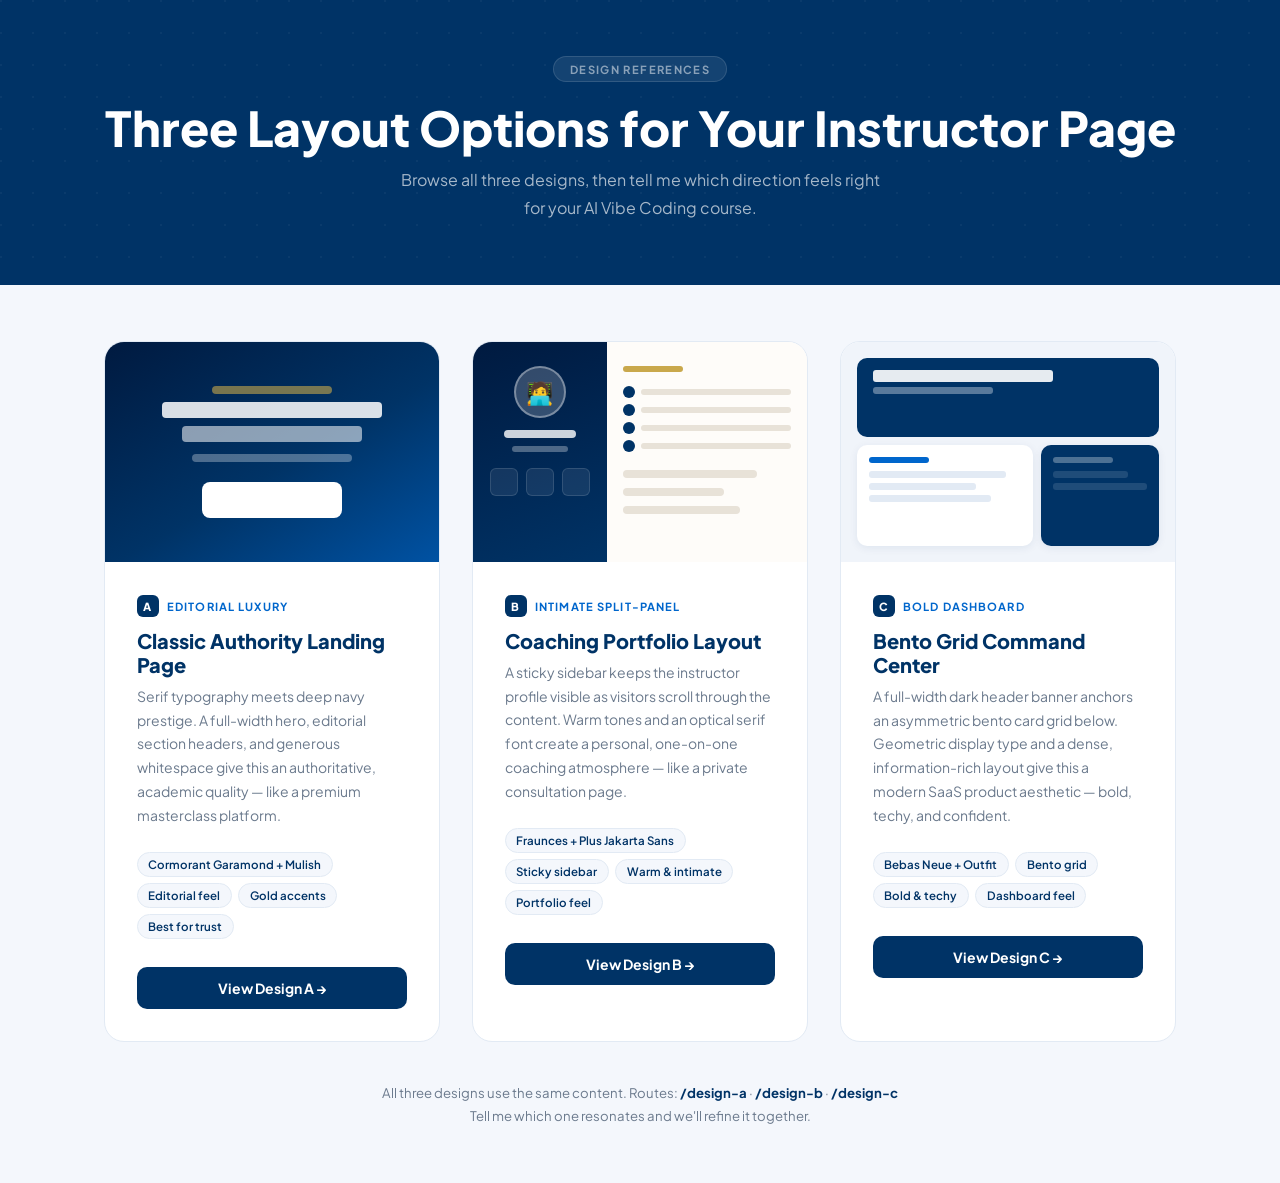
<file: src/templates/index.html>
<!DOCTYPE html>
<html lang="en">
<head>
  <meta charset="UTF-8">
  <meta name="viewport" content="width=device-width, initial-scale=1.0">
  <title>Design References — AI Vibe Coding</title>
  <link rel="preconnect" href="https://fonts.googleapis.com">
  <link rel="preconnect" href="https://fonts.gstatic.com" crossorigin>
  <link href="https://fonts.googleapis.com/css2?family=Plus+Jakarta+Sans:wght@400;500;600;700;800&display=swap" rel="stylesheet">
  <style>
    *, *::before, *::after { box-sizing: border-box; margin: 0; padding: 0; }
    :root {
      --navy: #003366;
      --blue: #0066CC;
      --white: #FFFFFF;
      --gray: #F4F7FC;
      --border: #E2EAF4;
      --text: #1A2B3C;
      --muted: #6B7A8D;
    }
    body {
      font-family: 'Plus Jakarta Sans', sans-serif;
      background: var(--gray);
      color: var(--text);
      min-height: 100vh;
    }
    .header {
      background: var(--navy);
      padding: 3.5rem 5% 4rem;
      text-align: center;
      color: white;
      position: relative;
      overflow: hidden;
    }
    .header::before {
      content: '';
      position: absolute; inset: 0;
      background-image: radial-gradient(circle at 1px 1px, rgba(255,255,255,0.04) 1px, transparent 0);
      background-size: 32px 32px;
    }
    .header-tag {
      display: inline-block;
      font-size: 0.7rem; font-weight: 700;
      letter-spacing: 0.12em; text-transform: uppercase;
      color: rgba(255,255,255,0.5);
      background: rgba(255,255,255,0.08);
      border: 1px solid rgba(255,255,255,0.12);
      padding: 0.3rem 1rem; border-radius: 100px;
      margin-bottom: 1.25rem;
      position: relative;
    }
    .header h1 {
      font-size: clamp(1.75rem, 4vw, 3rem);
      font-weight: 800; line-height: 1.1;
      margin-bottom: 0.75rem;
      position: relative;
    }
    .header p {
      font-size: 1rem; opacity: 0.65;
      max-width: 500px; margin: 0 auto;
      line-height: 1.7; position: relative;
    }
    .container {
      max-width: 1200px; margin: 0 auto;
      padding: 3.5rem 5%;
    }
    .grid {
      display: grid;
      grid-template-columns: repeat(auto-fit, minmax(320px, 1fr));
      gap: 2rem;
    }
    .card {
      background: white;
      border-radius: 20px;
      border: 1px solid var(--border);
      overflow: hidden;
      transition: transform 0.25s, box-shadow 0.25s;
    }
    .card:hover {
      transform: translateY(-6px);
      box-shadow: 0 24px 60px rgba(0,51,102,0.12);
    }
    .preview {
      height: 220px;
      position: relative;
      overflow: hidden;
    }
    /* Design A preview — editorial navy */
    .preview-a {
      background: linear-gradient(150deg, #001A40 0%, #003366 55%, #0052A3 100%);
      display: flex; flex-direction: column;
      align-items: center; justify-content: center;
      gap: 8px; padding: 2rem;
    }
    .preview-a .mock-tag {
      width: 120px; height: 8px;
      background: rgba(201,168,76,0.6); border-radius: 4px;
    }
    .preview-a .mock-h1 {
      width: 220px; height: 16px;
      background: rgba(255,255,255,0.85); border-radius: 4px;
    }
    .preview-a .mock-h1-2 {
      width: 180px; height: 16px;
      background: rgba(255,255,255,0.55); border-radius: 4px;
    }
    .preview-a .mock-sub {
      width: 160px; height: 8px;
      background: rgba(255,255,255,0.3); border-radius: 4px;
      margin-top: 4px;
    }
    .preview-a .mock-btn {
      width: 140px; height: 36px;
      background: white; border-radius: 8px;
      margin-top: 12px;
    }
    /* Design B preview — split panel */
    .preview-b {
      display: grid; grid-template-columns: 40% 60%;
      height: 220px;
    }
    .preview-b .sidebar-mock {
      background: linear-gradient(160deg, #001A40, #003366);
      padding: 1.5rem 1rem;
      display: flex; flex-direction: column; align-items: center; gap: 8px;
    }
    .preview-b .avatar-mock {
      width: 52px; height: 52px; border-radius: 50%;
      background: rgba(255,255,255,0.2);
      border: 2px solid rgba(255,255,255,0.35);
      margin-bottom: 4px;
      display: flex; align-items: center; justify-content: center;
      font-size: 22px;
    }
    .preview-b .name-mock { width: 72px; height: 8px; background: rgba(255,255,255,0.8); border-radius: 4px; }
    .preview-b .title-mock { width: 56px; height: 6px; background: rgba(255,255,255,0.3); border-radius: 4px; }
    .preview-b .stat-row { display: flex; gap: 8px; margin-top: 8px; }
    .preview-b .stat-box { width: 28px; height: 28px; background: rgba(255,255,255,0.08); border: 1px solid rgba(255,255,255,0.12); border-radius: 6px; }
    .preview-b .main-mock {
      background: #FEFCF9;
      padding: 1.5rem 1rem;
      display: flex; flex-direction: column; gap: 10px;
    }
    .preview-b .section-label { width: 60px; height: 6px; background: #C9A84C; border-radius: 4px; }
    .preview-b .content-line { height: 8px; background: #E8E2D8; border-radius: 4px; }
    .preview-b .content-line.w80 { width: 80%; }
    .preview-b .content-line.w60 { width: 60%; }
    .preview-b .content-line.w70 { width: 70%; }
    .preview-b .steps { display: flex; flex-direction: column; gap: 6px; margin-top: 4px; }
    .preview-b .step { display: flex; align-items: center; gap: 6px; }
    .preview-b .step-dot { width: 12px; height: 12px; border-radius: 50%; background: #003366; flex-shrink: 0; }
    .preview-b .step-line { flex: 1; height: 6px; background: #E8E2D8; border-radius: 4px; }
    /* Design C preview — bento grid */
    .preview-c {
      background: #F0F4FA;
      padding: 1rem;
      display: grid;
      grid-template-columns: 3fr 2fr;
      grid-template-rows: auto auto;
      gap: 8px;
    }
    .preview-c .banner {
      grid-column: 1 / -1;
      background: #003366;
      border-radius: 10px;
      padding: 0.75rem 1rem;
      display: flex; flex-direction: column; gap: 5px;
    }
    .preview-c .banner-title { width: 180px; height: 12px; background: rgba(255,255,255,0.9); border-radius: 3px; }
    .preview-c .banner-sub { width: 120px; height: 7px; background: rgba(255,255,255,0.35); border-radius: 3px; }
    .preview-c .card-box {
      background: white; border-radius: 10px;
      padding: 0.75rem; box-shadow: 0 2px 8px rgba(0,51,102,0.08);
    }
    .preview-c .card-label { width: 60px; height: 6px; background: #0066CC; border-radius: 3px; margin-bottom: 8px; }
    .preview-c .card-lines { display: flex; flex-direction: column; gap: 5px; }
    .preview-c .card-line { height: 7px; background: #E2EAF4; border-radius: 3px; }
    .preview-c .card-line.w90 { width: 90%; }
    .preview-c .card-line.w70 { width: 70%; }
    .preview-c .card-line.w80 { width: 80%; }
    .preview-c .card-dark { background: #003366; }
    .preview-c .card-dark .card-label { background: rgba(255,255,255,0.3); }
    .preview-c .card-dark .card-line { background: rgba(255,255,255,0.12); }
    .card-body {
      padding: 2rem;
    }
    .design-label {
      display: inline-flex; align-items: center; gap: 0.5rem;
      font-size: 0.7rem; font-weight: 700;
      text-transform: uppercase; letter-spacing: 0.1em;
      color: var(--blue); margin-bottom: 0.75rem;
    }
    .design-label .badge {
      background: var(--navy);
      color: white; width: 22px; height: 22px;
      border-radius: 6px; display: flex;
      align-items: center; justify-content: center;
      font-size: 0.7rem; font-weight: 800;
    }
    .card-title {
      font-size: 1.25rem; font-weight: 800;
      color: var(--navy); margin-bottom: 0.5rem;
      line-height: 1.2;
    }
    .card-desc {
      font-size: 0.875rem; color: var(--muted);
      line-height: 1.7; margin-bottom: 1.5rem;
    }
    .traits {
      display: flex; flex-wrap: wrap; gap: 0.4rem;
      margin-bottom: 1.75rem;
    }
    .trait {
      background: var(--gray);
      color: var(--navy); font-size: 0.72rem;
      font-weight: 600; padding: 0.25rem 0.65rem;
      border-radius: 100px; border: 1px solid var(--border);
    }
    .btn {
      display: block; width: 100%;
      background: var(--navy); color: white;
      padding: 0.75rem 1.5rem; border-radius: 10px;
      font-size: 0.875rem; font-weight: 700;
      text-decoration: none; text-align: center;
      transition: background 0.2s, transform 0.15s;
    }
    .btn:hover { background: #004888; transform: translateY(-1px); }
    .footer-note {
      text-align: center; margin-top: 2.5rem;
      color: var(--muted); font-size: 0.825rem; line-height: 1.7;
    }
    .footer-note strong { color: var(--navy); }
  </style>
</head>
<body>
  <header class="header">
    <div class="header-tag">Design References</div>
    <h1>Three Layout Options for Your Instructor Page</h1>
    <p>Browse all three designs, then tell me which direction feels right for your AI Vibe Coding course.</p>
  </header>

  <div class="container">
    <div class="grid">

      <!-- Design A -->
      <div class="card">
        <div class="preview preview-a">
          <div class="mock-tag"></div>
          <div class="mock-h1"></div>
          <div class="mock-h1-2"></div>
          <div class="mock-sub"></div>
          <div class="mock-btn"></div>
        </div>
        <div class="card-body">
          <div class="design-label"><span class="badge">A</span> Editorial Luxury</div>
          <h2 class="card-title">Classic Authority Landing Page</h2>
          <p class="card-desc">
            Serif typography meets deep navy prestige. A full-width hero, editorial section headers,
            and generous whitespace give this an authoritative, academic quality — like a premium
            masterclass platform.
          </p>
          <div class="traits">
            <span class="trait">Cormorant Garamond + Mulish</span>
            <span class="trait">Editorial feel</span>
            <span class="trait">Gold accents</span>
            <span class="trait">Best for trust</span>
          </div>
          <a href="/design-a" class="btn">View Design A →</a>
        </div>
      </div>

      <!-- Design B -->
      <div class="card">
        <div class="preview preview-b">
          <div class="sidebar-mock">
            <div class="avatar-mock">🧑‍💻</div>
            <div class="name-mock"></div>
            <div class="title-mock"></div>
            <div class="stat-row">
              <div class="stat-box"></div>
              <div class="stat-box"></div>
              <div class="stat-box"></div>
            </div>
          </div>
          <div class="main-mock">
            <div class="section-label"></div>
            <div class="steps">
              <div class="step"><div class="step-dot"></div><div class="step-line"></div></div>
              <div class="step"><div class="step-dot"></div><div class="step-line"></div></div>
              <div class="step"><div class="step-dot"></div><div class="step-line"></div></div>
              <div class="step"><div class="step-dot"></div><div class="step-line"></div></div>
            </div>
            <div class="content-line w80" style="margin-top:8px"></div>
            <div class="content-line w60"></div>
            <div class="content-line w70"></div>
          </div>
        </div>
        <div class="card-body">
          <div class="design-label"><span class="badge">B</span> Intimate Split-Panel</div>
          <h2 class="card-title">Coaching Portfolio Layout</h2>
          <p class="card-desc">
            A sticky sidebar keeps the instructor profile visible as visitors scroll through the content.
            Warm tones and an optical serif font create a personal, one-on-one coaching atmosphere —
            like a private consultation page.
          </p>
          <div class="traits">
            <span class="trait">Fraunces + Plus Jakarta Sans</span>
            <span class="trait">Sticky sidebar</span>
            <span class="trait">Warm & intimate</span>
            <span class="trait">Portfolio feel</span>
          </div>
          <a href="/design-b" class="btn">View Design B →</a>
        </div>
      </div>

      <!-- Design C -->
      <div class="card">
        <div class="preview preview-c">
          <div class="banner">
            <div class="banner-title"></div>
            <div class="banner-sub"></div>
          </div>
          <div class="card-box">
            <div class="card-label"></div>
            <div class="card-lines">
              <div class="card-line w90"></div>
              <div class="card-line w70"></div>
              <div class="card-line w80"></div>
            </div>
          </div>
          <div class="card-box card-dark">
            <div class="card-label"></div>
            <div class="card-lines">
              <div class="card-line w80"></div>
              <div class="card-line w60"></div>
            </div>
          </div>
        </div>
        <div class="card-body">
          <div class="design-label"><span class="badge">C</span> Bold Dashboard</div>
          <h2 class="card-title">Bento Grid Command Center</h2>
          <p class="card-desc">
            A full-width dark header banner anchors an asymmetric bento card grid below.
            Geometric display type and a dense, information-rich layout give this a modern
            SaaS product aesthetic — bold, techy, and confident.
          </p>
          <div class="traits">
            <span class="trait">Bebas Neue + Outfit</span>
            <span class="trait">Bento grid</span>
            <span class="trait">Bold & techy</span>
            <span class="trait">Dashboard feel</span>
          </div>
          <a href="/design-c" class="btn">View Design C →</a>
        </div>
      </div>

    </div>

    <p class="footer-note">
      All three designs use the same content. Routes: <strong>/design-a</strong> · <strong>/design-b</strong> · <strong>/design-c</strong><br>
      Tell me which one resonates and we'll refine it together.
    </p>
  </div>
</body>
</html>
</file>
